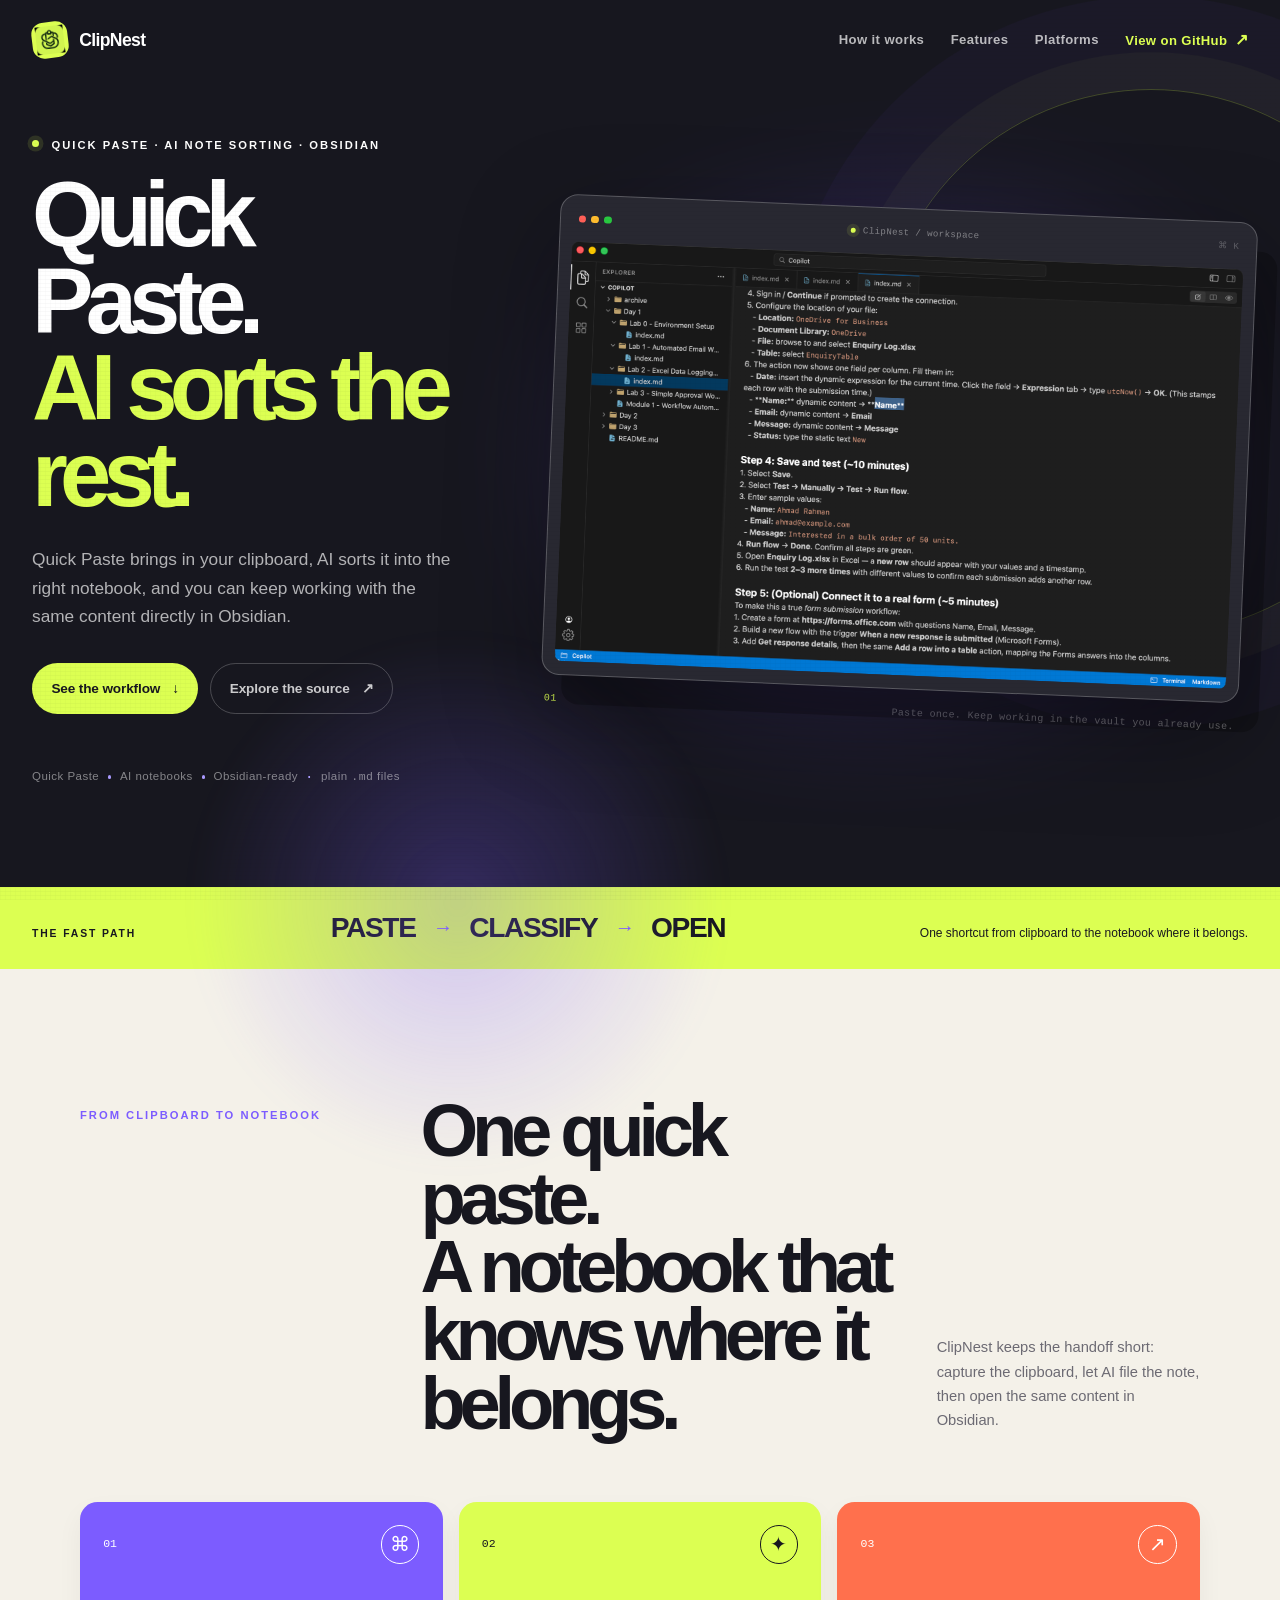
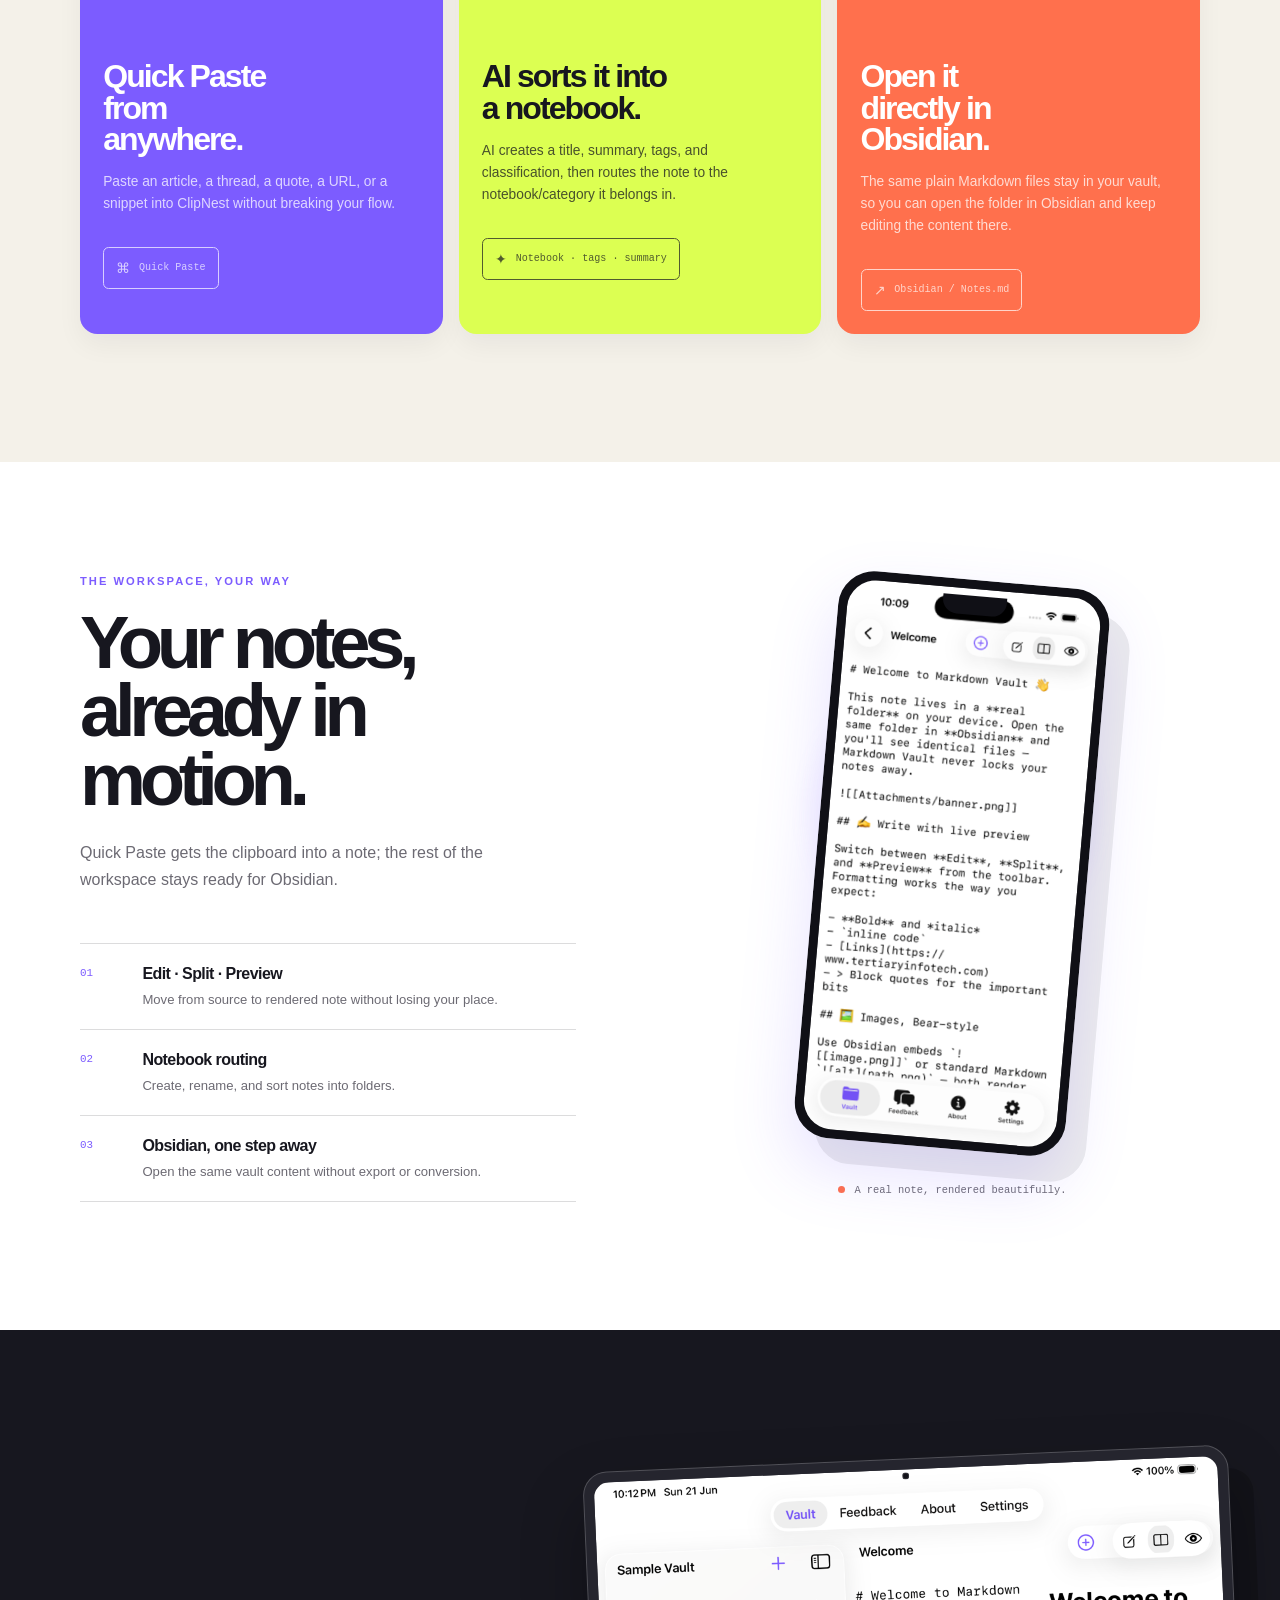
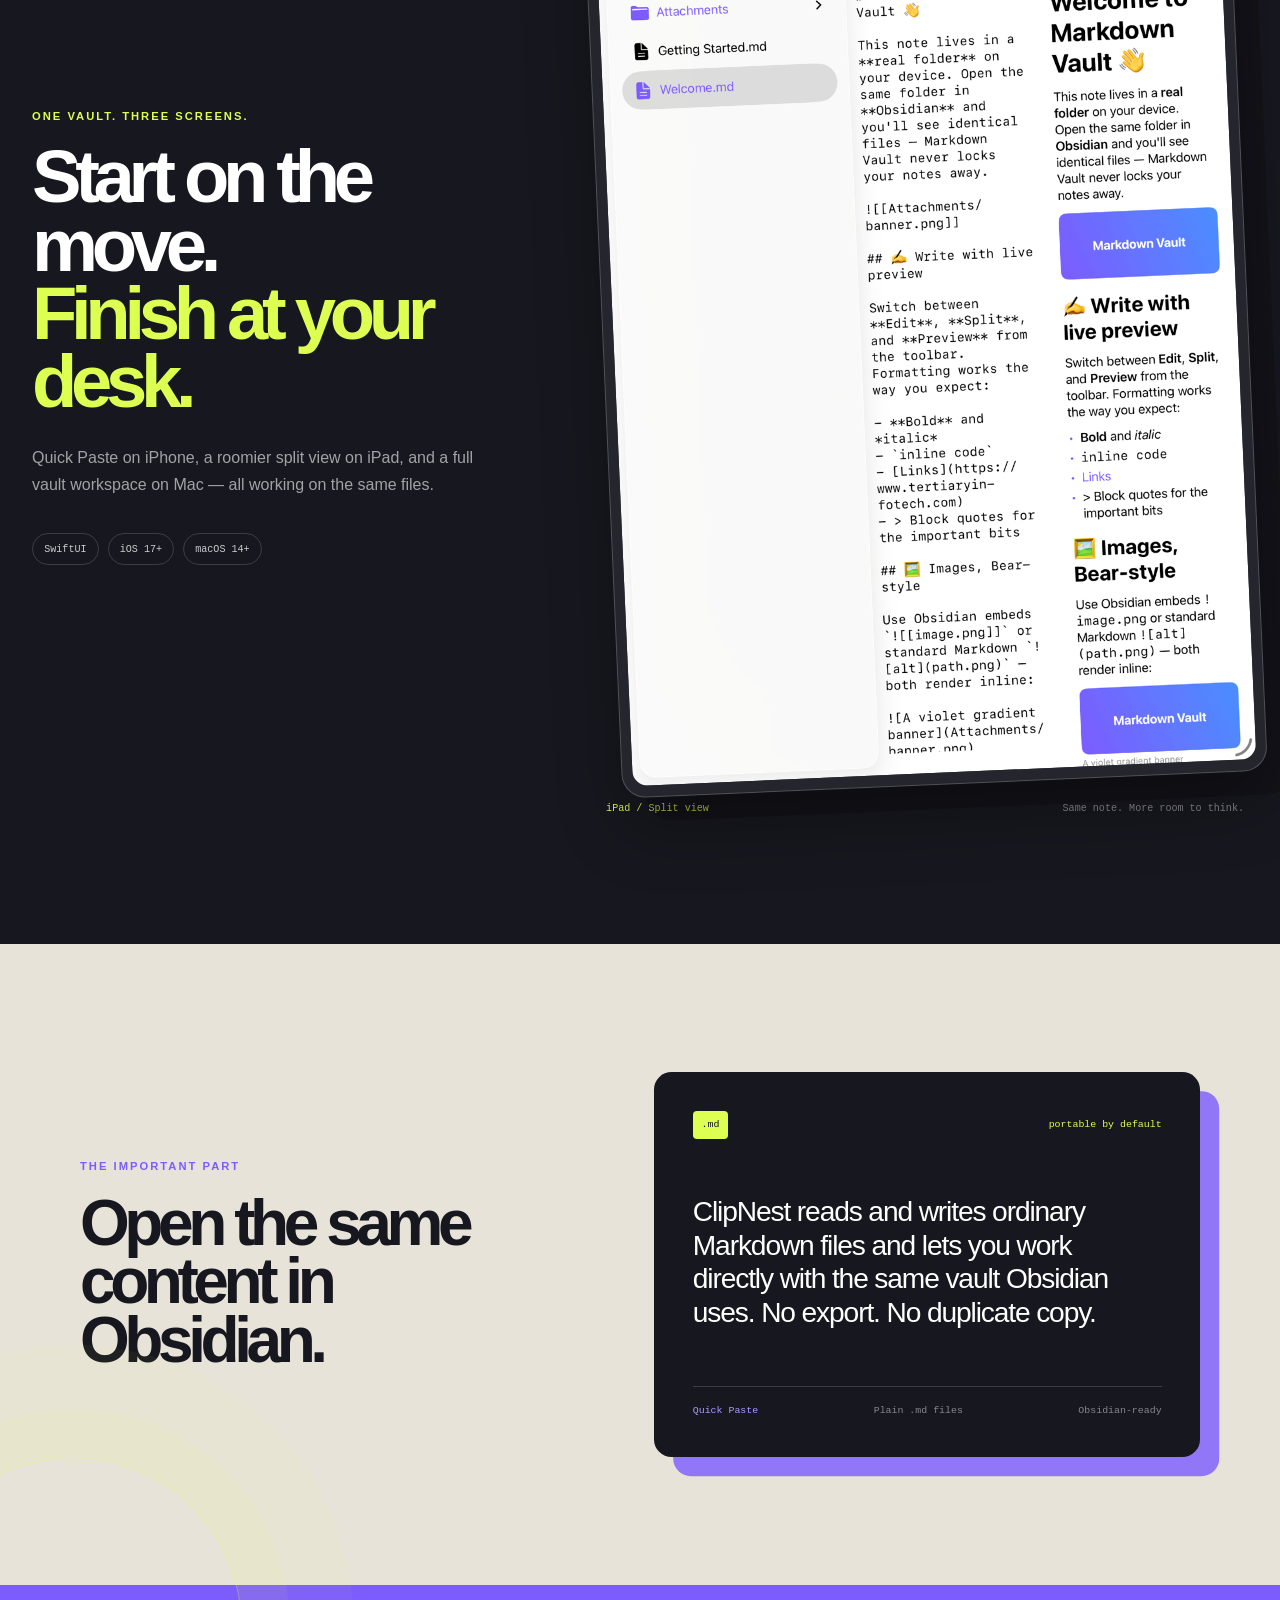
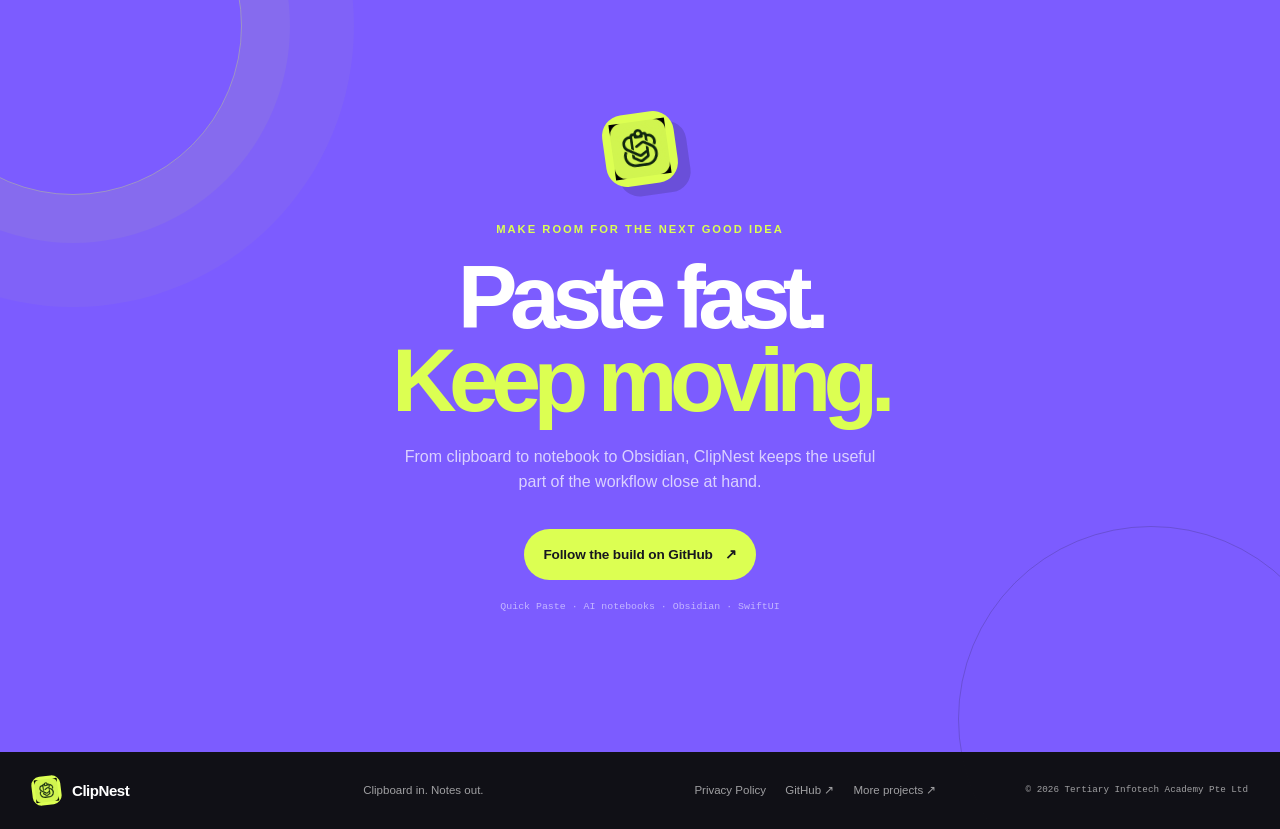
<file: website/index.html>
<!doctype html>
<html lang="en">
<head>
  <meta charset="utf-8">
  <meta name="viewport" content="width=device-width, initial-scale=1">
  <meta name="theme-color" content="#15151b">
  <meta name="description" content="ClipNest quickly pastes clipboard content, uses AI to sort it into the right notebook, and keeps the same Markdown files ready for Obsidian.">
  <meta property="og:title" content="ClipNest — Quick Paste. AI sorting. Obsidian-ready.">
  <meta property="og:description" content="Bring clipboard content in with Quick Paste, let AI classify it into a notebook, then keep working with the same Markdown content in Obsidian.">
  <meta property="og:type" content="website">
  <meta property="og:url" content="https://clipnest.liuguofeng.com/">
  <link rel="icon" type="image/png" href="assets/clipnest-icon.png">
  <link rel="stylesheet" href="styles.css">
  <title>ClipNest — Quick Paste for your Obsidian vault</title>
</head>
<body>
  <a class="skip-link" href="#main-content">Skip to content</a>

  <div class="site-shell">
    <header class="site-header">
      <a class="brand" href="#top" aria-label="ClipNest home">
        <span class="brand-mark"><img src="assets/clipnest-icon.png" alt=""></span>
        <span class="brand-name">ClipNest</span>
      </a>

      <button class="menu-toggle" type="button" aria-expanded="false" aria-controls="site-nav">
        <span class="menu-label">Menu</span>
        <span class="menu-icon" aria-hidden="true"><i></i><i></i></span>
      </button>

      <nav class="site-nav" id="site-nav" aria-label="Primary navigation">
        <a href="#how-it-works">How it works</a>
        <a href="#features">Features</a>
        <a href="#platforms">Platforms</a>
        <a class="nav-link-arrow" href="https://github.com/misswell/ClipNest" target="_blank" rel="noreferrer">View on GitHub <span aria-hidden="true">↗</span></a>
      </nav>
    </header>

    <main id="main-content">
      <section class="hero" id="top" aria-labelledby="hero-title">
        <div class="hero-copy reveal">
          <p class="eyebrow"><span class="eyebrow-dot" aria-hidden="true"></span> QUICK PASTE · AI NOTE SORTING · OBSIDIAN</p>
          <h1 id="hero-title">Quick Paste.<br><em>AI sorts the rest.</em></h1>
          <p class="hero-description">Quick Paste brings in your clipboard, AI sorts it into the right notebook, and you can keep working with the same content directly in Obsidian.</p>
          <div class="hero-actions">
            <a class="button button-primary" href="#how-it-works">See the workflow <span aria-hidden="true">↓</span></a>
            <a class="button button-quiet" href="https://github.com/misswell/ClipNest" target="_blank" rel="noreferrer">Explore the source <span aria-hidden="true">↗</span></a>
          </div>
          <div class="hero-meta" aria-label="Supported platforms and file format">
            <span>Quick Paste</span><i aria-hidden="true"></i><span>AI notebooks</span><i aria-hidden="true"></i><span>Obsidian-ready</span>
            <b>·</b><span>plain <code>.md</code> files</span>
          </div>
        </div>

        <figure class="hero-product reveal reveal-delay">
          <div class="hero-glow" aria-hidden="true"></div>
          <div class="product-window">
            <div class="window-bar">
              <span class="window-dots" aria-hidden="true"><i></i><i></i><i></i></span>
              <span class="window-title"><span class="status-pulse" aria-hidden="true"></span> ClipNest / workspace</span>
              <span class="window-command" aria-hidden="true">⌘ K</span>
            </div>
            <img src="assets/clipnest-mac.png" alt="ClipNest desktop workspace with a Markdown file tree, editor, preview, and terminal">
          </div>
          <figcaption><span>01</span><span>Paste once. Keep working in the vault you already use.</span></figcaption>
        </figure>
      </section>

      <section class="signal-band" aria-label="ClipNest workflow">
        <div class="band-label">THE FAST PATH</div>
        <div class="signal-line"><span>PASTE</span><b aria-hidden="true">→</b><span>CLASSIFY</span><b aria-hidden="true">→</b><span>OPEN</span></div>
        <p>One shortcut from clipboard to the notebook where it belongs.</p>
      </section>

      <section class="section steps-section" id="how-it-works" aria-labelledby="steps-title">
        <div class="section-heading reveal">
          <p class="eyebrow eyebrow-dark">FROM CLIPBOARD TO NOTEBOOK</p>
          <h2 id="steps-title">One quick paste.<br>A notebook that knows where it belongs.</h2>
          <p>ClipNest keeps the handoff short: capture the clipboard, let AI file the note, then open the same content in Obsidian.</p>
        </div>

        <div class="step-grid">
          <article class="step-card step-card-violet reveal">
            <div class="step-top"><span>01</span><span class="step-symbol" aria-hidden="true">⌘</span></div>
            <h3>Quick Paste from anywhere.</h3>
            <p>Paste an article, a thread, a quote, a URL, or a snippet into ClipNest without breaking your flow.</p>
            <div class="sample-chip"><span>⌘</span> Quick Paste</div>
          </article>

          <article class="step-card step-card-acid reveal reveal-delay-short">
            <div class="step-top"><span>02</span><span class="step-symbol" aria-hidden="true">✦</span></div>
            <h3>AI sorts it into a notebook.</h3>
            <p>AI creates a title, summary, tags, and classification, then routes the note to the notebook/category it belongs in.</p>
            <div class="sample-chip"><span>✦</span> Notebook · tags · summary</div>
          </article>

          <article class="step-card step-card-orange reveal reveal-delay">
            <div class="step-top"><span>03</span><span class="step-symbol" aria-hidden="true">↗</span></div>
            <h3>Open it directly in Obsidian.</h3>
            <p>The same plain Markdown files stay in your vault, so you can open the folder in Obsidian and keep editing the content there.</p>
            <div class="sample-chip"><span>↗</span> Obsidian / Notes.md</div>
          </article>
        </div>
      </section>

      <section class="section feature-section" id="features" aria-labelledby="feature-title">
        <div class="feature-copy reveal">
          <p class="eyebrow eyebrow-dark">THE WORKSPACE, YOUR WAY</p>
          <h2 id="feature-title">Your notes,<br>already in motion.</h2>
          <p class="feature-lead">Quick Paste gets the clipboard into a note; the rest of the workspace stays ready for Obsidian.</p>

          <div class="feature-list">
            <div class="feature-item">
              <span class="feature-index">01</span>
              <div><h3>Edit · Split · Preview</h3><p>Move from source to rendered note without losing your place.</p></div>
            </div>
            <div class="feature-item">
              <span class="feature-index">02</span>
              <div><h3>Notebook routing</h3><p>Create, rename, and sort notes into folders.</p></div>
            </div>
            <div class="feature-item">
              <span class="feature-index">03</span>
              <div><h3>Obsidian, one step away</h3><p>Open the same vault content without export or conversion.</p></div>
            </div>
          </div>
        </div>

        <figure class="phone-stage reveal reveal-delay">
          <div class="phone-halo" aria-hidden="true"></div>
          <div class="phone-frame">
            <div class="phone-speaker" aria-hidden="true"></div>
            <img src="assets/clipnest-iphone.png" alt="ClipNest on iPhone showing a rendered Markdown note">
          </div>
          <figcaption><span class="caption-marker"></span> A real note, rendered beautifully.</figcaption>
        </figure>
      </section>

      <section class="platform-section" id="platforms" aria-labelledby="platform-title">
        <div class="platform-copy reveal">
          <p class="eyebrow eyebrow-light">ONE VAULT. THREE SCREENS.</p>
          <h2 id="platform-title">Start on the move.<br><em>Finish at your desk.</em></h2>
          <p>Quick Paste on iPhone, a roomier split view on iPad, and a full vault workspace on Mac — all working on the same files.</p>
          <div class="platform-tags"><span>SwiftUI</span><span>iOS 17+</span><span>macOS 14+</span></div>
        </div>

        <figure class="tablet-stage reveal reveal-delay">
          <div class="tablet-frame">
            <div class="tablet-camera" aria-hidden="true"></div>
            <img src="assets/clipnest-ipad.png" alt="ClipNest on iPad showing a split editor and Markdown preview">
          </div>
          <figcaption><span>iPad / Split view</span><span>Same note. More room to think.</span></figcaption>
        </figure>
      </section>

      <section class="section compatibility-section" id="compatibility" aria-labelledby="compatibility-title">
        <div class="compatibility-intro reveal">
          <p class="eyebrow eyebrow-dark">THE IMPORTANT PART</p>
          <h2 id="compatibility-title">Open the same<br>content in Obsidian.</h2>
        </div>
        <div class="compatibility-card reveal reveal-delay">
          <div class="compatibility-card-top"><span class="compatibility-mark" aria-hidden="true">.md</span><span>portable by default</span></div>
          <p>ClipNest reads and writes ordinary Markdown files and lets you work directly with the same vault Obsidian uses. No export. No duplicate copy.</p>
          <div class="compatibility-bottom"><span>Quick Paste</span><span>Plain .md files</span><span>Obsidian-ready</span></div>
        </div>
      </section>

      <section class="final-cta" id="download" aria-labelledby="cta-title">
        <div class="cta-mark" aria-hidden="true"><img src="assets/clipnest-icon.png" alt=""></div>
        <p class="eyebrow eyebrow-light">MAKE ROOM FOR THE NEXT GOOD IDEA</p>
        <h2 id="cta-title">Paste fast.<br><em>Keep moving.</em></h2>
        <p>From clipboard to notebook to Obsidian, ClipNest keeps the useful part of the workflow close at hand.</p>
        <a class="button button-acid" href="https://github.com/misswell/ClipNest" target="_blank" rel="noreferrer">Follow the build on GitHub <span aria-hidden="true">↗</span></a>
        <span class="cta-note">Quick Paste · AI notebooks · Obsidian · SwiftUI</span>
      </section>
    </main>

    <footer class="site-footer">
      <a class="brand brand-footer" href="#top" aria-label="Back to ClipNest home">
        <span class="brand-mark"><img src="assets/clipnest-icon.png" alt=""></span>
        <span class="brand-name">ClipNest</span>
      </a>
      <p>Clipboard in. Notes out.</p>
      <div class="footer-links"><a href="/privacy.html">Privacy Policy</a><a href="https://github.com/misswell/ClipNest" target="_blank" rel="noreferrer">GitHub ↗</a><a href="https://www.liuguofeng.com/">More projects ↗</a></div>
      <small>© 2026 Tertiary Infotech Academy Pte Ltd</small>
    </footer>
  </div>

  <script src="script.js" defer></script>
</body>
</html>
</file>
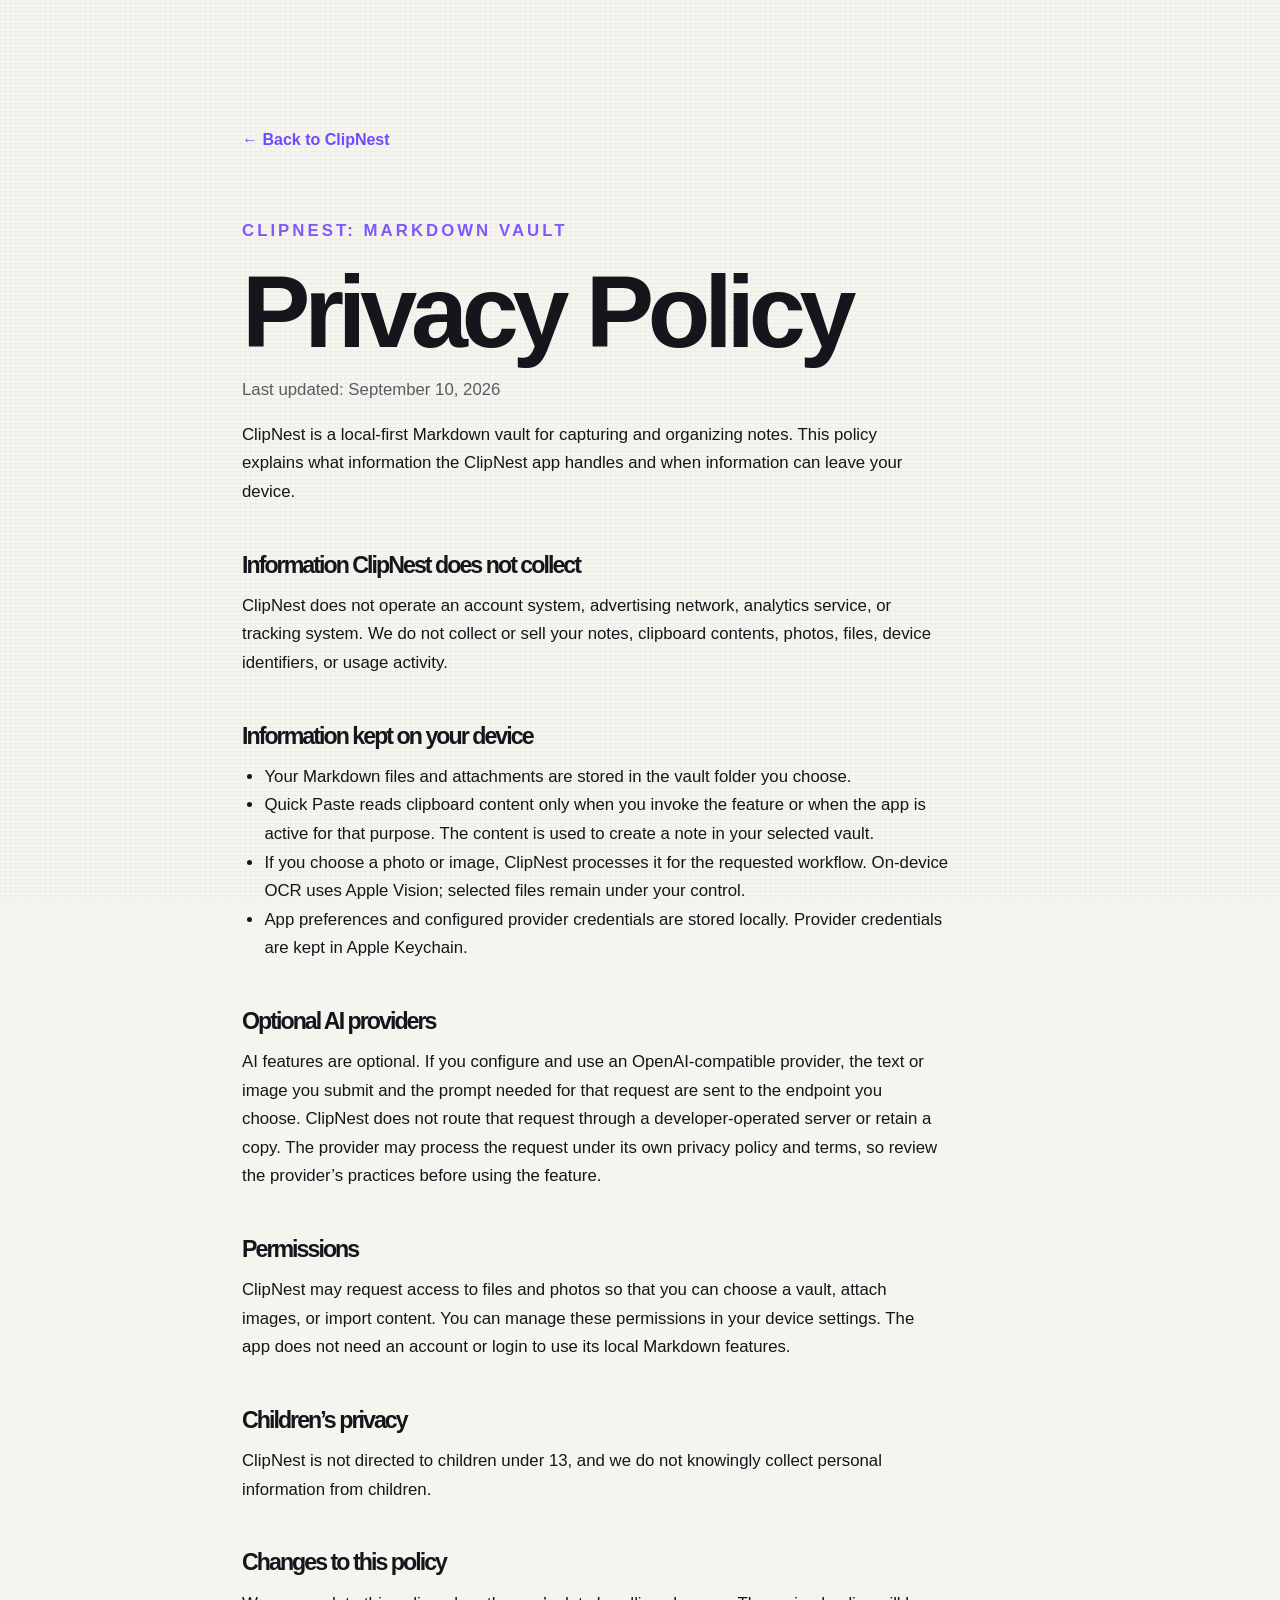
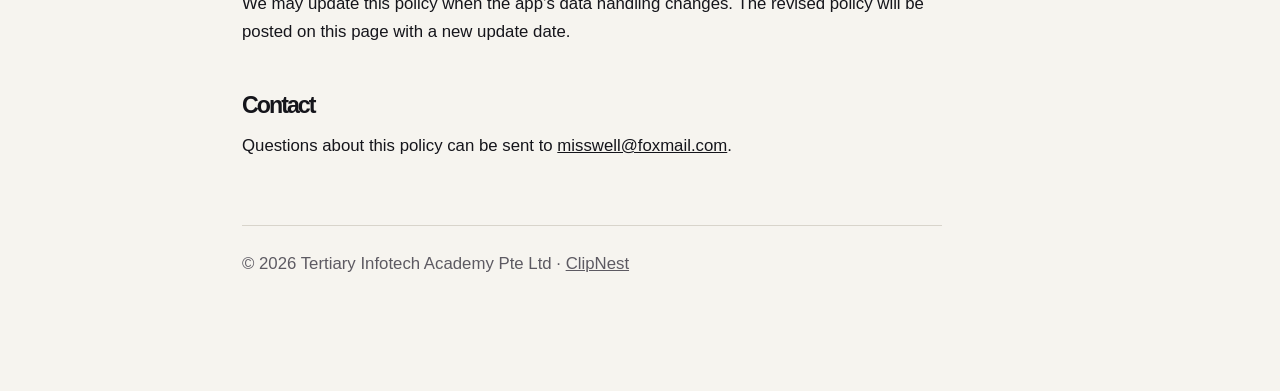
<file: website/privacy.html>
<!doctype html>
<html lang="en">
<head>
  <meta charset="utf-8">
  <meta name="viewport" content="width=device-width, initial-scale=1">
  <meta name="theme-color" content="#15151b">
  <meta name="description" content="Privacy Policy for ClipNest: Markdown Vault.">
  <link rel="icon" type="image/png" href="assets/clipnest-icon.png">
  <link rel="stylesheet" href="styles.css">
  <title>Privacy Policy — ClipNest</title>
  <style>
    .privacy-page { min-height: 100vh; background: #f6f4ef; color: #15151b; }
    .privacy-wrap { max-width: 860px; margin: 0 auto; padding: 8rem 2rem 6rem; }
    .privacy-wrap h1 { margin: 0 0 1rem; font-size: clamp(3rem, 8vw, 6.5rem); line-height: .92; letter-spacing: -.06em; }
    .privacy-wrap h2 { margin: 3rem 0 1rem; font-size: 1.45rem; }
    .privacy-wrap p, .privacy-wrap li { max-width: 700px; font-size: 1.05rem; line-height: 1.7; }
    .privacy-wrap ul { padding-left: 1.4rem; }
    .privacy-back { display: inline-flex; margin-bottom: 4rem; color: #6e4cff; font-weight: 700; text-decoration: none; }
    .privacy-meta { color: #5d5a62; }
    .privacy-footer { margin-top: 4rem; padding-top: 1.5rem; border-top: 1px solid #d8d4cb; color: #5d5a62; }
  </style>
</head>
<body class="privacy-page">
  <main class="privacy-wrap">
    <a class="privacy-back" href="/">← Back to ClipNest</a>
    <p class="eyebrow eyebrow-dark">CLIPNEST: MARKDOWN VAULT</p>
    <h1>Privacy Policy</h1>
    <p class="privacy-meta">Last updated: September 10, 2026</p>

    <p>ClipNest is a local-first Markdown vault for capturing and organizing notes. This policy explains what information the ClipNest app handles and when information can leave your device.</p>

    <h2>Information ClipNest does not collect</h2>
    <p>ClipNest does not operate an account system, advertising network, analytics service, or tracking system. We do not collect or sell your notes, clipboard contents, photos, files, device identifiers, or usage activity.</p>

    <h2>Information kept on your device</h2>
    <ul>
      <li>Your Markdown files and attachments are stored in the vault folder you choose.</li>
      <li>Quick Paste reads clipboard content only when you invoke the feature or when the app is active for that purpose. The content is used to create a note in your selected vault.</li>
      <li>If you choose a photo or image, ClipNest processes it for the requested workflow. On-device OCR uses Apple Vision; selected files remain under your control.</li>
      <li>App preferences and configured provider credentials are stored locally. Provider credentials are kept in Apple Keychain.</li>
    </ul>

    <h2>Optional AI providers</h2>
    <p>AI features are optional. If you configure and use an OpenAI-compatible provider, the text or image you submit and the prompt needed for that request are sent to the endpoint you choose. ClipNest does not route that request through a developer-operated server or retain a copy. The provider may process the request under its own privacy policy and terms, so review the provider’s practices before using the feature.</p>

    <h2>Permissions</h2>
    <p>ClipNest may request access to files and photos so that you can choose a vault, attach images, or import content. You can manage these permissions in your device settings. The app does not need an account or login to use its local Markdown features.</p>

    <h2>Children’s privacy</h2>
    <p>ClipNest is not directed to children under 13, and we do not knowingly collect personal information from children.</p>

    <h2>Changes to this policy</h2>
    <p>We may update this policy when the app’s data handling changes. The revised policy will be posted on this page with a new update date.</p>

    <h2>Contact</h2>
    <p>Questions about this policy can be sent to <a href="mailto:misswell@foxmail.com">misswell@foxmail.com</a>.</p>

    <p class="privacy-footer">© 2026 Tertiary Infotech Academy Pte Ltd · <a href="/">ClipNest</a></p>
  </main>
</body>
</html>
</file>
<file: website/styles.css>
:root {
  --ink: #17171f;
  --ink-soft: #262630;
  --paper: #f4f1e9;
  --paper-deep: #e8e3d8;
  --white: #ffffff;
  --violet: #7c5cff;
  --violet-light: #aa9aff;
  --acid: #dcff52;
  --orange: #ff704d;
  --muted: #6c6a73;
  --line: rgba(23, 23, 31, .15);
  --dark-line: rgba(255, 255, 255, .16);
  --display: "Avenir Next", "SF Pro Display", -apple-system, BlinkMacSystemFont, "Segoe UI", sans-serif;
  --body: "Avenir Next", -apple-system, BlinkMacSystemFont, "Segoe UI", sans-serif;
  --mono: "SFMono-Regular", "Cascadia Code", "Roboto Mono", monospace;
}

* { box-sizing: border-box; }

html { scroll-behavior: smooth; }

body {
  margin: 0;
  background: var(--paper);
  color: var(--ink);
  font-family: var(--body);
  font-size: 16px;
  line-height: 1.55;
  -webkit-font-smoothing: antialiased;
}

body::before {
  position: fixed;
  inset: 0;
  z-index: 10;
  pointer-events: none;
  content: "";
  opacity: .055;
  background-image: repeating-linear-gradient(0deg, rgba(23,23,31,.5) 0 1px, transparent 1px 4px), repeating-linear-gradient(90deg, rgba(23,23,31,.35) 0 1px, transparent 1px 5px);
  mix-blend-mode: multiply;
}

img { display: block; max-width: 100%; }
a { color: inherit; }
button, a { -webkit-tap-highlight-color: transparent; }

.skip-link {
  position: fixed;
  top: 1rem;
  left: 1rem;
  z-index: 100;
  padding: .7rem 1rem;
  color: var(--ink);
  background: var(--acid);
  border-radius: 999px;
  transform: translateY(-160%);
}

.skip-link:focus { transform: translateY(0); }

.site-shell { overflow: hidden; }

.site-header {
  position: absolute;
  top: 0;
  right: 0;
  left: 0;
  z-index: 20;
  display: flex;
  align-items: center;
  justify-content: space-between;
  width: min(1240px, calc(100% - 4rem));
  margin: 0 auto;
  padding: 1.4rem 0;
  color: var(--white);
}

.brand {
  display: inline-flex;
  align-items: center;
  gap: .7rem;
  color: inherit;
  font-weight: 700;
  letter-spacing: -.04em;
  text-decoration: none;
}

.brand-mark {
  display: grid;
  place-items: center;
  width: 2.25rem;
  height: 2.25rem;
  overflow: hidden;
  background: var(--acid);
  border-radius: .72rem;
  transform: rotate(-7deg);
}

.brand-mark img { width: 1.8rem; height: 1.8rem; object-fit: cover; mix-blend-mode: multiply; }
.brand-name { font-size: 1.1rem; }

.site-nav { display: flex; align-items: center; gap: 1.65rem; font-size: .82rem; font-weight: 600; letter-spacing: .03em; }
.site-nav a { color: rgba(255,255,255,.7); text-decoration: none; transition: color .2s ease; }
.site-nav a:hover, .site-nav a:focus-visible { color: var(--white); }
.site-nav .nav-link-arrow { color: var(--acid); }
.nav-link-arrow span { display: inline-block; margin-left: .2rem; font-size: 1rem; transition: transform .2s ease; }
.nav-link-arrow:hover span, .nav-link-arrow:focus-visible span { transform: translate(2px, -2px); }

.menu-toggle { display: none; }

.hero {
  position: relative;
  display: grid;
  grid-template-columns: minmax(300px, .76fr) minmax(500px, 1.24fr);
  align-items: center;
  gap: clamp(2.5rem, 7vw, 8rem);
  min-height: 860px;
  padding: 8.6rem max(2rem, calc((100% - 1240px) / 2)) 6rem;
  color: var(--white);
  background: var(--ink);
}

.hero::before, .hero::after { position: absolute; pointer-events: none; content: ""; }
.hero::before { top: 10%; right: -9rem; width: 34rem; height: 34rem; border: 1px solid rgba(220,255,82,.22); border-radius: 50%; box-shadow: 0 0 0 2.3rem rgba(220,255,82,.035), 0 0 0 5.8rem rgba(124,92,255,.04); }
.hero::after { right: 43%; bottom: -18rem; width: 34rem; height: 34rem; border-radius: 50%; background: radial-gradient(circle, rgba(124,92,255,.29), transparent 69%); filter: blur(12px); }

.hero-copy { position: relative; z-index: 1; max-width: 560px; }
.eyebrow { margin: 0 0 1.25rem; font-size: .7rem; font-weight: 800; letter-spacing: .18em; line-height: 1.3; }
.eyebrow-dot { display: inline-block; width: .45rem; height: .45rem; margin: 0 .45rem .08rem 0; background: var(--acid); border-radius: 50%; box-shadow: 0 0 0 .28rem rgba(220,255,82,.12); }
.eyebrow-dark { color: var(--violet); }
.eyebrow-light { color: var(--acid); }

h1, h2, h3, p { margin-top: 0; }
h1, h2, h3 { font-family: var(--display); }
h1 { max-width: 720px; margin-bottom: 1.65rem; font-size: clamp(3.9rem, 7.2vw, 7.2rem); font-weight: 700; letter-spacing: -.085em; line-height: .94; }
h1 em, h2 em { color: var(--acid); font-style: normal; }
.hero-description { max-width: 33rem; margin-bottom: 2rem; color: rgba(255,255,255,.68); font-size: 1.08rem; line-height: 1.65; }

.hero-actions { display: flex; flex-wrap: wrap; align-items: center; gap: .75rem; }
.button { display: inline-flex; align-items: center; justify-content: center; gap: .75rem; min-height: 3.2rem; padding: .8rem 1.15rem; border: 1px solid transparent; border-radius: 999px; font-size: .85rem; font-weight: 700; letter-spacing: -.01em; text-decoration: none; transition: transform .2s ease, background-color .2s ease, color .2s ease, border-color .2s ease; }
.button:hover, .button:focus-visible { transform: translateY(-2px); }
.button-primary { color: var(--ink); background: var(--acid); }
.button-primary:hover, .button-primary:focus-visible { background: #edff8c; }
.button-quiet { color: rgba(255,255,255,.78); border-color: rgba(255,255,255,.22); }
.button-quiet:hover, .button-quiet:focus-visible { color: var(--white); border-color: rgba(255,255,255,.6); }
.button-acid { color: var(--ink); background: var(--acid); }

.hero-meta { display: flex; flex-wrap: wrap; align-items: center; gap: .55rem; margin-top: 3.1rem; color: rgba(255,255,255,.48); font-size: .72rem; letter-spacing: .04em; }
.hero-meta i { width: .2rem; height: .2rem; background: var(--violet-light); border-radius: 50%; }
.hero-meta b { color: var(--violet-light); font-size: 1.1rem; font-weight: 400; }
code { font-family: var(--mono); }

.hero-product { position: relative; z-index: 1; align-self: center; margin: 0; transform: rotate(2.4deg); }
.hero-glow { position: absolute; top: 10%; left: 9%; width: 80%; height: 80%; border-radius: 40%; background: var(--violet); opacity: .34; filter: blur(80px); transform: rotate(-6deg); }
.product-window { position: relative; overflow: hidden; padding: .75rem .75rem .8rem; background: #282831; border: 1px solid rgba(255,255,255,.23); border-radius: 1.1rem; box-shadow: 1.3rem 1.8rem 0 rgba(0,0,0,.25), 0 2rem 6rem rgba(0,0,0,.35); }
.window-bar { display: flex; align-items: center; justify-content: space-between; height: 2.1rem; padding: 0 .35rem .65rem; color: rgba(255,255,255,.42); font-family: var(--mono); font-size: .57rem; letter-spacing: .04em; }
.window-dots { display: flex; gap: .32rem; }
.window-dots i { display: block; width: .48rem; height: .48rem; border-radius: 50%; }
.window-dots i:nth-child(1) { background: #ff5f57; }.window-dots i:nth-child(2) { background: #febc2e; }.window-dots i:nth-child(3) { background: #28c840; }
.window-title { display: inline-flex; align-items: center; gap: .42rem; }
.status-pulse { width: .36rem; height: .36rem; background: var(--acid); border-radius: 50%; box-shadow: 0 0 0 .25rem rgba(220,255,82,.1); }
.window-command { color: rgba(255,255,255,.25); }
.product-window img { width: 100%; border-radius: .45rem; }
.hero-product figcaption { display: flex; justify-content: space-between; gap: 1rem; margin: 1rem .25rem 0; color: rgba(255,255,255,.5); font-family: var(--mono); font-size: .62rem; letter-spacing: .04em; }
.hero-product figcaption span:first-child { color: var(--acid); }

.signal-band { display: flex; align-items: baseline; justify-content: space-between; gap: 2rem; padding: 1.2rem max(2rem, calc((100% - 1240px) / 2)); color: var(--ink); background: var(--acid); }
.band-label { font-size: .65rem; font-weight: 800; letter-spacing: .18em; }
.signal-line { display: flex; align-items: center; gap: 1.1rem; font-family: var(--display); font-size: clamp(1.1rem, 2.2vw, 1.8rem); font-weight: 750; letter-spacing: -.05em; }
.signal-line b { color: var(--violet); font-family: var(--body); font-size: 1.25rem; font-weight: 500; }
.signal-band p { margin: 0; font-size: .75rem; }

.section { padding: clamp(6rem, 10vw, 10.5rem) max(2rem, calc((100% - 1120px) / 2)); }
.steps-section { background: var(--paper); }
.section-heading { display: grid; grid-template-columns: 1fr 1.6fr .9fr; align-items: end; gap: 3rem; margin-bottom: 4rem; }
.section-heading .eyebrow { align-self: start; margin-top: .7rem; }
h2 { margin-bottom: 0; font-size: clamp(3rem, 5.8vw, 6.1rem); font-weight: 700; letter-spacing: -.085em; line-height: .92; }
.section-heading > p:last-child { max-width: 19rem; margin: 0 0 .35rem; color: var(--muted); font-size: .92rem; line-height: 1.65; }

.step-grid { display: grid; grid-template-columns: repeat(3, 1fr); gap: 1rem; }
.step-card { min-height: 25rem; padding: 1.45rem; border-radius: 1.1rem; box-shadow: 0 .7rem 1.6rem rgba(23,23,31,.05); }
.step-card-violet { color: var(--white); background: var(--violet); }.step-card-acid { color: var(--ink); background: var(--acid); }.step-card-orange { color: var(--white); background: var(--orange); }
.step-top { display: flex; align-items: center; justify-content: space-between; font-family: var(--mono); font-size: .72rem; }
.step-symbol { display: grid; place-items: center; width: 2.4rem; height: 2.4rem; border: 1px solid currentColor; border-radius: 50%; font-family: var(--display); font-size: 1.25rem; }
.step-card h3 { max-width: 12rem; margin: 6.1rem 0 1rem; font-size: 2rem; letter-spacing: -.06em; line-height: .98; }
.step-card p { max-width: 19rem; margin-bottom: 2rem; font-size: .86rem; line-height: 1.6; opacity: .75; }
.sample-chip { display: inline-flex; align-items: center; gap: .55rem; padding: .55rem .75rem; border: 1px solid currentColor; border-radius: .35rem; font-family: var(--mono); font-size: .63rem; opacity: .7; }
.sample-chip span { font-family: var(--display); font-size: .9rem; }

.feature-section { display: grid; grid-template-columns: 1fr 1fr; align-items: center; gap: clamp(3rem, 10vw, 10rem); padding-top: 7rem; background: var(--white); }
.feature-copy { max-width: 32rem; }
.feature-copy h2 { margin-bottom: 1.55rem; }.feature-lead { max-width: 27rem; color: var(--muted); font-size: 1rem; line-height: 1.7; }
.feature-list { margin-top: 3.1rem; border-top: 1px solid var(--line); }
.feature-item { display: grid; grid-template-columns: 3rem 1fr; gap: .9rem; padding: 1.15rem 0; border-bottom: 1px solid var(--line); }
.feature-index { padding-top: .2rem; color: var(--violet); font-family: var(--mono); font-size: .68rem; }
.feature-item h3 { margin: 0 0 .2rem; font-size: 1rem; letter-spacing: -.035em; }.feature-item p { margin: 0; color: var(--muted); font-size: .82rem; }

.phone-stage { position: relative; display: flex; flex-direction: column; align-items: center; margin: 0; }
.phone-halo { position: absolute; top: 12%; width: 64%; aspect-ratio: 1; background: radial-gradient(circle, rgba(124,92,255,.5), rgba(124,92,255,.08) 54%, transparent 70%); filter: blur(6px); }
.phone-frame { position: relative; width: min(17rem, 74%); padding: .52rem; background: #101016; border: 1px solid rgba(23,23,31,.35); border-radius: 2.25rem; box-shadow: 1.4rem 1.5rem 0 rgba(23,23,31,.08), 0 1.8rem 4rem rgba(124,92,255,.18); transform: rotate(5deg); }
.phone-frame::after { position: absolute; inset: .52rem; pointer-events: none; content: ""; border: 1px solid rgba(255,255,255,.16); border-radius: 1.8rem; }
.phone-frame img { border-radius: 1.82rem; }.phone-speaker { position: absolute; top: .95rem; left: 50%; z-index: 2; width: 4rem; height: 1.2rem; background: #101016; border-radius: 0 0 .9rem .9rem; transform: translateX(-50%); }
.phone-stage figcaption { display: flex; align-items: center; gap: .6rem; margin-top: 2.1rem; color: var(--muted); font-family: var(--mono); font-size: .65rem; }
.caption-marker { width: .45rem; height: .45rem; background: var(--orange); border-radius: 50%; }

.platform-section { display: grid; grid-template-columns: .84fr 1.16fr; align-items: center; gap: clamp(3rem, 8vw, 8rem); padding: clamp(6rem, 10vw, 10rem) max(2rem, calc((100% - 1240px) / 2)); color: var(--white); background: var(--ink); }
.platform-copy { max-width: 34rem; }.platform-copy h2 { margin-bottom: 1.7rem; }.platform-copy > p:not(.eyebrow) { max-width: 28rem; color: rgba(255,255,255,.6); font-size: 1rem; line-height: 1.7; }
.platform-tags { display: flex; flex-wrap: wrap; gap: .55rem; margin-top: 2.2rem; }.platform-tags span { padding: .45rem .7rem; color: rgba(255,255,255,.78); border: 1px solid var(--dark-line); border-radius: 999px; font-family: var(--mono); font-size: .63rem; }
.tablet-stage { position: relative; margin: 0; }.tablet-frame { position: relative; overflow: hidden; padding: .65rem; background: #25252e; border: 1px solid rgba(255,255,255,.2); border-radius: 1.5rem; box-shadow: 1.5rem 1.5rem 0 rgba(0,0,0,.2), 0 2rem 4rem rgba(0,0,0,.3); transform: rotate(-2.5deg); }.tablet-frame img { border-radius: .95rem; }.tablet-camera { position: absolute; top: .82rem; left: 50%; z-index: 2; width: .42rem; height: .42rem; background: #121219; border: 1px solid rgba(255,255,255,.15); border-radius: 50%; transform: translateX(-50%); }
.tablet-stage figcaption { display: flex; justify-content: space-between; margin: 1rem .25rem 0; color: rgba(255,255,255,.48); font-family: var(--mono); font-size: .63rem; }.tablet-stage figcaption span:first-child { color: var(--acid); }

.compatibility-section { display: grid; grid-template-columns: .9fr 1.1fr; align-items: center; gap: clamp(3rem, 10vw, 10rem); background: var(--paper-deep); }.compatibility-intro h2 { font-size: clamp(2.8rem, 5vw, 5.3rem); }.compatibility-card { padding: clamp(1.5rem, 3vw, 3rem); color: var(--white); background: var(--ink); border-radius: 1.1rem; box-shadow: 1.2rem 1.2rem 0 rgba(124,92,255,.8); }.compatibility-card-top, .compatibility-bottom { display: flex; align-items: center; justify-content: space-between; gap: 1rem; color: var(--acid); font-family: var(--mono); font-size: .62rem; }.compatibility-mark { color: var(--ink); background: var(--acid); padding: .4rem .55rem; border-radius: .25rem; }.compatibility-card p { max-width: 29rem; margin: 3.5rem 0 3.5rem; font-size: clamp(1.3rem, 2.2vw, 2rem); letter-spacing: -.04em; line-height: 1.2; }.compatibility-bottom { padding-top: 1rem; color: rgba(255,255,255,.48); border-top: 1px solid var(--dark-line); }.compatibility-bottom span:first-child { color: var(--violet-light); }

.final-cta { position: relative; display: flex; flex-direction: column; align-items: center; padding: 8rem 2rem 8.6rem; color: var(--white); text-align: center; background: var(--violet); }.final-cta::before { position: absolute; top: -8rem; left: -6rem; width: 21rem; height: 21rem; content: ""; border: 1px solid rgba(220,255,82,.35); border-radius: 50%; box-shadow: 0 0 0 3rem rgba(220,255,82,.06), 0 0 0 7rem rgba(220,255,82,.04); }.final-cta::after { position: absolute; right: -4rem; bottom: -10rem; width: 24rem; height: 24rem; content: ""; border: 1px solid rgba(23,23,31,.18); border-radius: 50%; }.cta-mark { display: grid; place-items: center; width: 4.5rem; height: 4.5rem; margin-bottom: 2.3rem; background: var(--acid); border-radius: 1.3rem; box-shadow: .7rem .7rem 0 rgba(23,23,31,.17); transform: rotate(-8deg); }.cta-mark img { width: 3.5rem; height: 3.5rem; object-fit: cover; mix-blend-mode: multiply; }.final-cta h2 { position: relative; z-index: 1; margin-bottom: 1.5rem; font-size: clamp(3.5rem, 7vw, 7.4rem); }.final-cta > p:not(.eyebrow) { position: relative; z-index: 1; max-width: 31rem; margin-bottom: 2.15rem; color: rgba(255,255,255,.72); font-size: 1rem; }.final-cta .button { position: relative; z-index: 1; }.cta-note { margin-top: 1.2rem; color: rgba(255,255,255,.55); font-family: var(--mono); font-size: .62rem; }

.site-footer { display: grid; grid-template-columns: 1fr 1fr 1fr auto; align-items: center; gap: 2rem; padding: 1.5rem max(2rem, calc((100% - 1240px) / 2)); color: rgba(255,255,255,.6); background: #101016; font-size: .72rem; }.brand-footer { color: var(--white); }.brand-footer .brand-mark { width: 1.8rem; height: 1.8rem; border-radius: .55rem; }.brand-footer .brand-mark img { width: 1.45rem; height: 1.45rem; }.brand-footer .brand-name { font-size: .94rem; }.site-footer p { margin: 0; }.footer-links { display: flex; gap: 1.2rem; }.footer-links a { text-decoration: none; }.footer-links a:hover, .footer-links a:focus-visible { color: var(--acid); }.site-footer small { font-family: var(--mono); font-size: .58rem; }

.js .reveal { opacity: 0; transform: translateY(1.4rem); transition: opacity .8s ease, transform .8s cubic-bezier(.2,.75,.25,1); }.js .reveal-delay { transition-delay: .13s; }.js .reveal-delay-short { transition-delay: .07s; }.js .reveal.is-visible { opacity: 1; transform: translateY(0); }.js .hero-product.reveal.is-visible { transform: rotate(2.4deg) translateY(0); }

@media (max-width: 1000px) {
  .hero { grid-template-columns: 1fr; min-height: 0; gap: 4rem; padding-top: 9rem; }.hero-copy { max-width: 46rem; }.hero-product { width: min(100%, 47rem); margin: 0 auto; }.section-heading { grid-template-columns: 1fr 1fr; }.section-heading > p:last-child { grid-column: 2; }.section-heading h2 { grid-column: 1 / -1; grid-row: 1; }.feature-section, .platform-section, .compatibility-section { gap: 4rem; }.site-footer { grid-template-columns: 1fr 1fr; }.site-footer small { justify-self: end; }
}

@media (max-width: 700px) {
  .site-header { width: calc(100% - 2.4rem); padding-top: 1.05rem; }.menu-toggle { display: inline-flex; align-items: center; gap: .6rem; padding: .5rem 0; color: var(--white); background: transparent; border: 0; font: inherit; cursor: pointer; }.menu-label { font-family: var(--mono); font-size: .62rem; letter-spacing: .06em; text-transform: uppercase; }.menu-icon { display: flex; flex-direction: column; gap: .25rem; width: 1.25rem; }.menu-icon i { display: block; width: 100%; height: 1px; background: currentColor; transition: transform .2s ease; }.menu-toggle[aria-expanded="true"] .menu-icon i:first-child { transform: translateY(3px) rotate(45deg); }.menu-toggle[aria-expanded="true"] .menu-icon i:last-child { transform: translateY(-3px) rotate(-45deg); }.site-nav { position: absolute; top: 4.5rem; right: 0; left: 0; display: none; flex-direction: column; align-items: stretch; gap: 0; padding: .6rem; background: rgba(23,23,31,.96); border: 1px solid rgba(255,255,255,.18); border-radius: .8rem; box-shadow: 0 1rem 2rem rgba(0,0,0,.3); }.site-nav.is-open { display: flex; }.site-nav a { padding: .85rem .75rem; border-bottom: 1px solid rgba(255,255,255,.1); }.site-nav a:last-child { border-bottom: 0; }
  .hero { gap: 3.2rem; padding: 7rem 1.2rem 4.5rem; }.hero::before { top: 5%; right: -17rem; }.hero::after { right: 4%; bottom: -14rem; }.hero-description { font-size: 1rem; }.hero-meta { margin-top: 2.5rem; }.product-window { padding: .5rem .5rem .55rem; border-radius: .72rem; }.window-bar { height: 1.7rem; padding-bottom: .45rem; font-size: .46rem; }.window-dots i { width: .35rem; height: .35rem; }.window-command { display: none; }.hero-product { transform: rotate(1.5deg); }.js .hero-product.reveal.is-visible { transform: rotate(1.5deg) translateY(0); }.hero-product figcaption { font-size: .52rem; }
  .signal-band { flex-direction: column; align-items: flex-start; gap: .5rem; padding: 1.1rem 1.2rem 1.25rem; }.signal-line { gap: .65rem; }.signal-band p { font-size: .67rem; }.section { padding: 5.5rem 1.2rem; }.section-heading { display: block; margin-bottom: 2.8rem; }.section-heading h2 { margin-bottom: 1.5rem; }.section-heading > p:last-child { max-width: 24rem; }.step-grid { grid-template-columns: 1fr; gap: .75rem; }.step-card { min-height: 21rem; padding: 1.2rem; }.step-card h3 { margin-top: 4.5rem; }.feature-section, .platform-section, .compatibility-section { grid-template-columns: 1fr; gap: 4rem; }.feature-section { padding-top: 5.5rem; }.feature-copy h2, .platform-copy h2 { font-size: clamp(3.4rem, 16vw, 5.6rem); }.phone-frame { width: min(17rem, 74%); }.platform-section { padding: 5.5rem 1.2rem; }.platform-copy { max-width: none; }.tablet-frame { transform: rotate(-1.5deg); }.compatibility-section { gap: 2.8rem; }.compatibility-card { box-shadow: .7rem .7rem 0 rgba(124,92,255,.8); }.compatibility-card p { margin: 2.7rem 0; font-size: 1.45rem; }.compatibility-bottom { align-items: flex-start; flex-direction: column; gap: .35rem; }.final-cta { padding: 6.5rem 1.2rem 7rem; }.final-cta h2 { font-size: clamp(3.7rem, 17vw, 6.4rem); }.site-footer { grid-template-columns: 1fr; gap: .9rem; padding: 1.5rem 1.2rem 1.8rem; }.site-footer small { justify-self: start; margin-top: .8rem; }
}

@media (prefers-reduced-motion: reduce) {
  html { scroll-behavior: auto; }
  *, *::before, *::after { animation-duration: .01ms !important; animation-iteration-count: 1 !important; scroll-behavior: auto !important; transition-duration: .01ms !important; }
  .js .reveal, .js .hero-product.reveal.is-visible { opacity: 1; transform: none; }
}

:focus-visible { outline: 2px solid var(--acid); outline-offset: 4px; }
</file>
